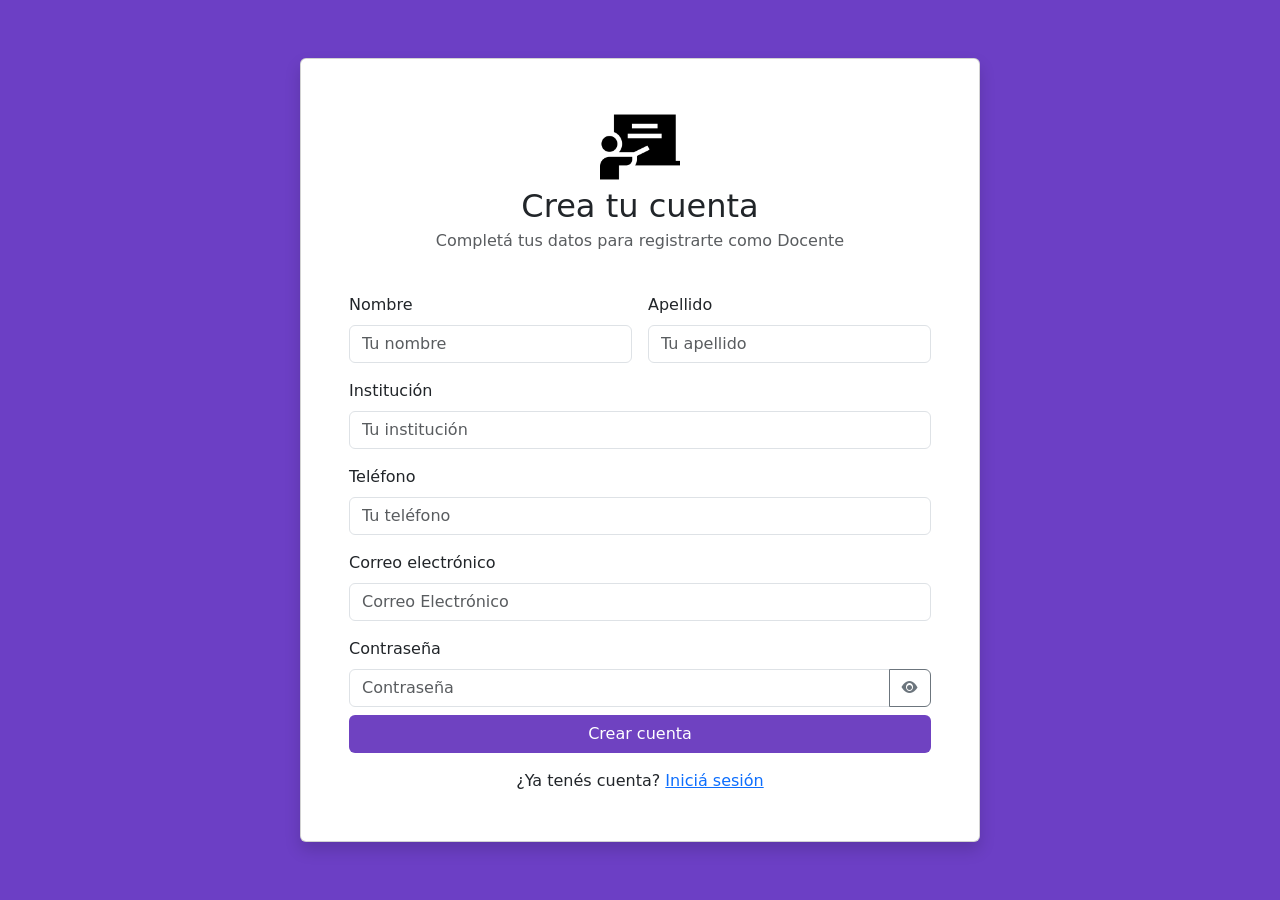
<file: registroDocente.html>
<!doctype html>
<html lang="en">
  <head>
    <meta charset="UTF-8" />
    <meta name="viewport" content="width=device-width, initial-scale=1.0" />
    <title>MathGo - Registro Docente</title>
    <link rel="stylesheet" href="https://cdn.jsdelivr.net/npm/bootstrap-icons@1.13.1/font/bootstrap-icons.min.css" />
    <link href="https://cdn.jsdelivr.net/npm/bootstrap@5.3.8/dist/css/bootstrap.min.css" rel="stylesheet" integrity="sha384-sRIl4kxILFvY47J16cr9ZwB07vP4J8+LH7qKQnuqkuIAvNWLzeN8tE5YBujZqJLB" crossorigin="anonymous" />
    <link rel="stylesheet" href="assets/css/login.css" />
  </head>
  <body>
    <div class="container min-vh-100 d-flex align-items-center justify-content-center">
      <div class="card p-5 shadow" style="width: 100%; max-width: 680px">
        <div class="text-center mb-4">
            <img src="assets/img/teacher.png"
    alt="Logo Docente"
    style="width: 80px;">
          <h2 class="mb-1">Crea tu cuenta</h2>
          <p class="text-muted">Completá tus datos para registrarte como Docente</p>
        </div>
        <div class="row g-3">
          <div class="col-6">
            <label for="nombre" class="form-label">Nombre</label>
            <input type="text" id="nombre" class="form-control" placeholder="Tu nombre" />
          </div>
          <div class="col-6">
            <label for="apellido" class="form-label">Apellido</label>
            <input type="text" id="apellido" class="form-control" placeholder="Tu apellido" />
          </div>
          <div class="col-12">
            <label for="institucion" class="form-label">Institución</label>
            <input type="text" id="institucion" class="form-control" placeholder="Tu institución" />
          </div>
          <div class="col-12">
            <label for="telefono" class="form-label">Teléfono</label>
            <input type="tel" id="telefono" class="form-control" placeholder="Tu teléfono" />
          </div>
          <div class="col-12">
            <label for="correo" class="form-label">Correo electrónico</label>
            <input type="email" id="correo" class="form-control" placeholder="Correo Electrónico" />
          </div>
          <div class="col-12">
            <label for="contrasena" class="form-label">Contraseña</label>
            <div class="input-group">
              <input type="password" id="contrasena" class="form-control" placeholder="Contraseña" />
              <button class="btn btn-outline-secondary" type="button" onclick="togglePassword()">
                <i class="bi bi-eye-fill" id="eyeIcon"></i>
              </button>
            </div>
          </div>
          <div class="col-12 mt-2">
            <button type="button" class="btn w-100 text-white" style="background-color: #6f42c1;" onclick="handleRegistro()" id="btnRegistrar">
              Crear cuenta
            </button>
          </div>
          <div class="col-12 text-center">
            <span>¿Ya tenés cuenta?</span>
            <a href="login.html">Iniciá sesión</a>
          </div>
        </div>
      </div>
    </div>
    <script src="assets/js/registroDocente.js"></script>
    <script src="https://cdn.jsdelivr.net/npm/bootstrap@5.3.8/dist/js/bootstrap.bundle.min.js" integrity="sha384-FKyoEForCGlyvwx9Hj09JcYn3nv7wiPVlz7YYwJrWVcXK/BmnVDxM+D2scQbITxI" crossorigin="anonymous"></script>
  </body>
</html>
</file>
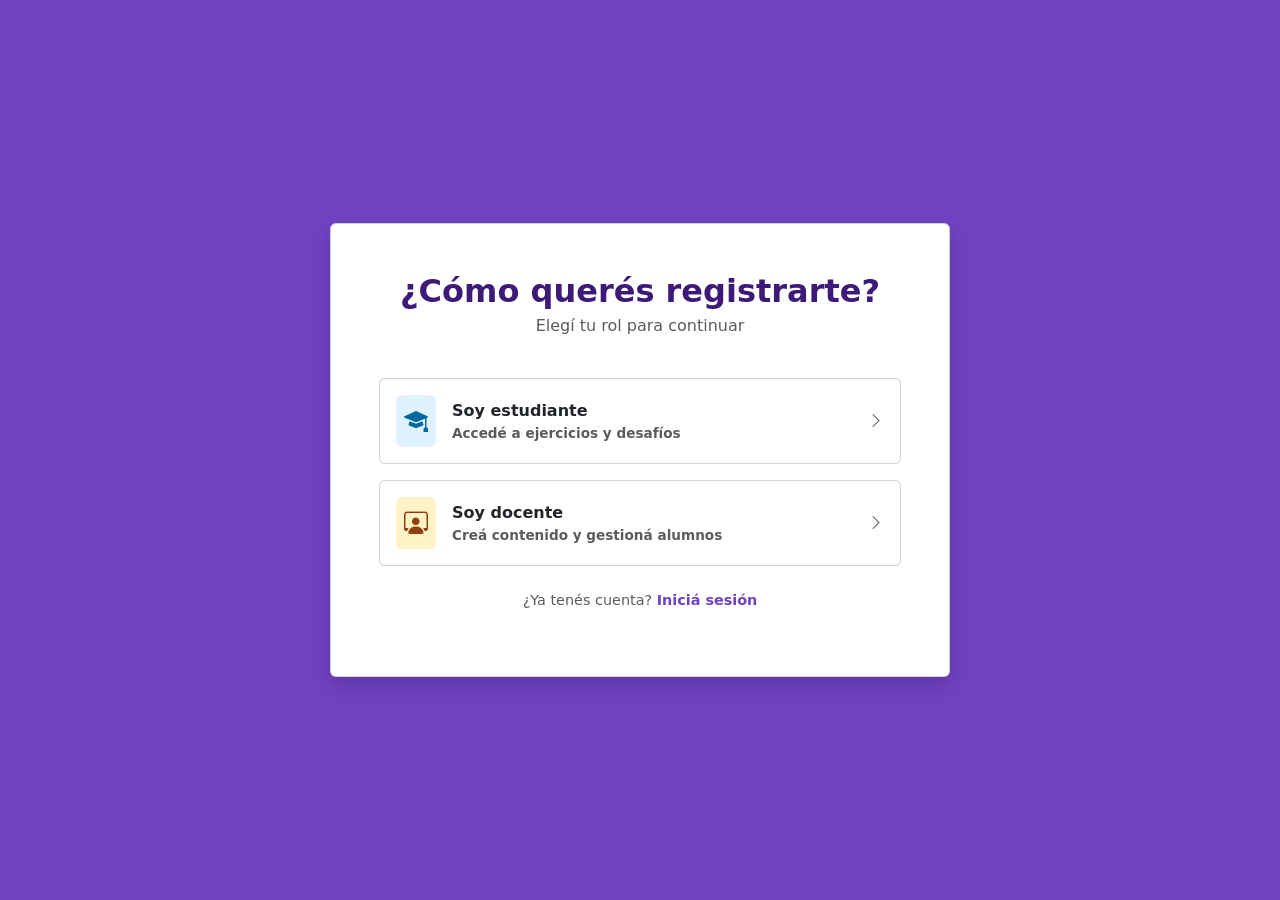
<file: assets/views/elegir_rol.html>
<!doctype html>
<html lang="en">

<head>
  <meta charset="UTF-8" />
  <meta name="viewport" content="width=device-width, initial-scale=1.0" />
  <title>Registro</title>
  <link rel="stylesheet" href="https://cdn.jsdelivr.net/npm/bootstrap-icons@1.13.1/font/bootstrap-icons.min.css" />
  <link href="https://cdn.jsdelivr.net/npm/bootstrap@5.3.8/dist/css/bootstrap.min.css" rel="stylesheet"
    integrity="sha384-sRIl4kxILFvY47J16cr9ZwB07vP4J8+LH7qKQnuqkuIAvNWLzeN8tE5YBujZqJLB" crossorigin="anonymous" />
  <link rel="stylesheet" href="../css/elegirRol.css">
</head>

<body>
  <div class="container min-vh-100 d-flex align-items-center justify-content-center">
    <div class="card p-5 shadow" style="width: 100%; max-width: 620px">
      <div class="text-center mb-4">
        <h2 class="mb-1">¿Cómo querés registrarte?</h2>
        <p class="text-muted">Elegí tu rol para continuar</p>
      </div>
      <div class="d-flex flex-column gap-3">
        <a href="registroEstudiantes.html" class="text-decoration-none">
          <div class="card card-rol p-3 d-flex flex-row align-items-center gap-3">
            <div class="p-2 rounded" style="background: #e0f2fe">
              <i class="bi bi-mortarboard-fill" style="font-size: 1.5rem; color: #0369a1"></i>
            </div>
            <div class="flex-grow-1">
              <p class="mb-0 fw-bold text-dark">Soy estudiante</p>
              <p class="mb-0 text-muted" style="font-size: 0.85rem">
                Accedé a ejercicios y desafíos
              </p>
            </div>
            <i class="bi bi-chevron-right text-muted"></i>
          </div>
        </a>

        <a href="registroDocente.html" class="text-decoration-none">
          <div class="card p-3 d-flex flex-row align-items-center gap-3">
            <div class="p-2 rounded" style="background: #fef3c7">
              <i class="bi bi-person-workspace" style="font-size: 1.5rem; color: #92400e"></i>
            </div>
            <div class="flex-grow-1">
              <p class="mb-0 fw-bold text-dark">Soy docente</p>
              <p class="mb-0 text-muted" style="font-size: 0.85rem">
                Creá contenido y gestioná alumnos
              </p>
            </div>
            <i class="bi bi-chevron-right text-muted"></i>
          </div>
        </a>
      </div>
      <p class="text-center text-muted mt-4" style="font-size: 0.9rem">
        ¿Ya tenés cuenta?
        <a href="login.html" class="text-decoration-none">Iniciá sesión</a>
      </p>
    </div>
  </div>
  <script src="https://cdn.jsdelivr.net/npm/bootstrap@5.3.8/dist/js/bootstrap.bundle.min.js"
    integrity="sha384-FKyoEForCGlyvwx9Hj09JcYn3nv7wiPVlz7YYwJrWVcXK/BmnVDxM+D2scQbITxI"
    crossorigin="anonymous"></script>
</body>

</html>
</file>
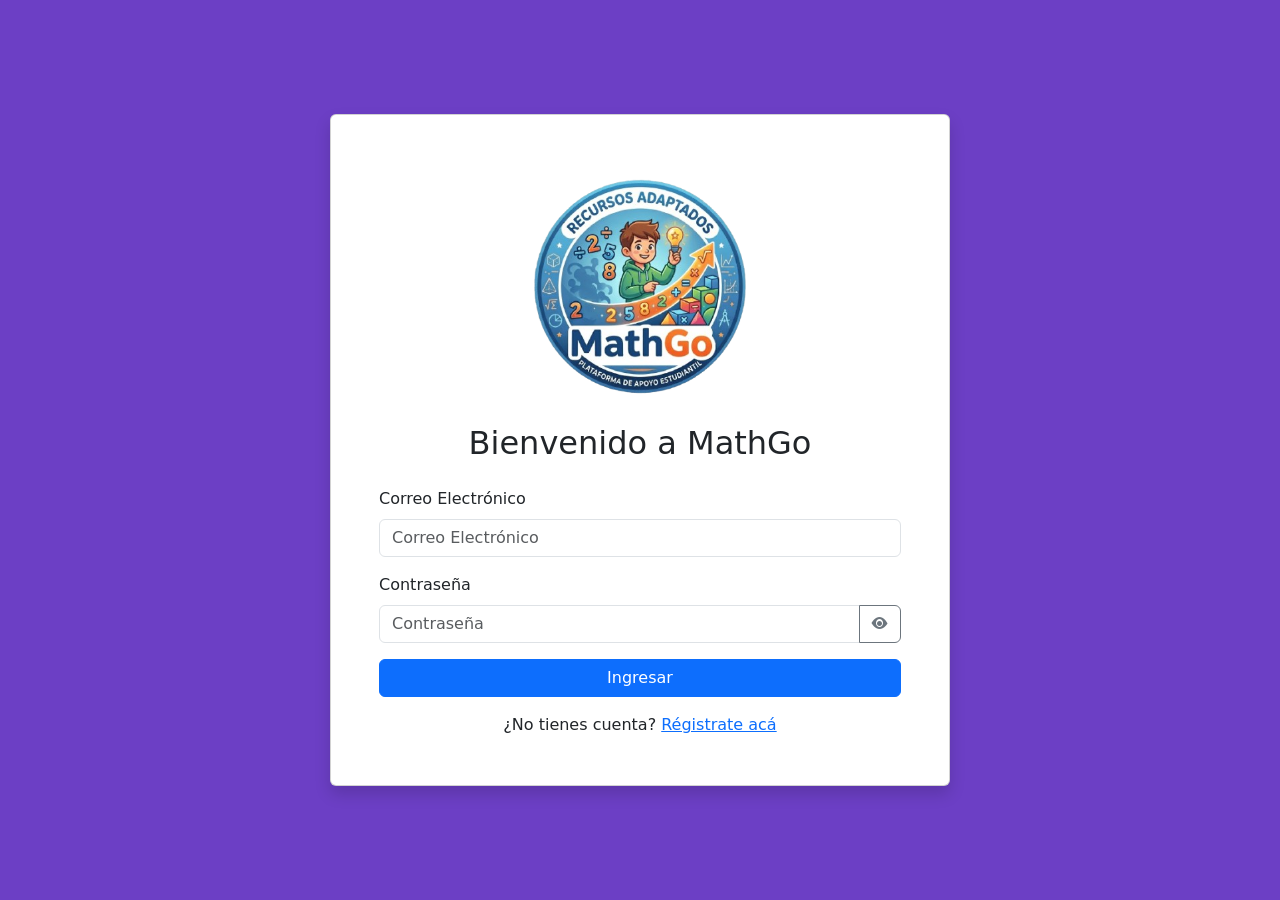
<file: assets/views/login.html>
<!doctype html>
<html lang="en">

<head>
  <meta charset="UTF-8" />
  <meta name="viewport" content="width=device-width, initial-scale=1.0" />
  <title>MathGo - Inicio sesión</title>
  <link rel="stylesheet" href="https://cdn.jsdelivr.net/npm/bootstrap-icons@1.13.1/font/bootstrap-icons.min.css" />

  <link href="https://cdn.jsdelivr.net/npm/bootstrap@5.3.8/dist/css/bootstrap.min.css" rel="stylesheet"
    integrity="sha384-sRIl4kxILFvY47J16cr9ZwB07vP4J8+LH7qKQnuqkuIAvNWLzeN8tE5YBujZqJLB" crossorigin="anonymous" />
  <link rel="stylesheet" href="../css/login.css" />
</head>

<body>
  <div class="container min-vh-100 d-flex align-items-center justify-content-center">
    <div class="card p-5 shadow" style="width: 100%; max-width: 620px">
      <div id="mensajeError" class="alert alert-danger d-none" role="alert">
        El usuario o la contraseña son incorectos
      </div>
      <div class="text-center mb-3">
        <img src="../img/logo.MathGo-removebg-preview.png" alt="logo" style="width: 450px" />
      </div>
      <h2 class="text-center mb-4">Bienvenido a MathGo</h2>
      <div class="mb-3">
        <label for="correo" class="form-label">Correo Electrónico</label>
        <input type="email" id="correo" class="form-control" placeholder="Correo Electrónico" />
      </div>
      <div class="mb-3">
        <label for="contraseña" class="form-label">Contraseña</label>
        <div class="input-group">
          <input type="password" id="contraseña" class="form-control" placeholder="Contraseña" />

          <button class="btn btn-outline-secondary" type="button" onclick="togglePassword()">
            <i class="bi bi-eye-fill" id="eyeIcon"></i>
          </button>
        </div>
      </div>
      <button type="button" class="btn btn-primary w-100" onclick="handleLogin()" id="btnIngresar">
        Ingresar
      </button>
      <div class="text-center mt-3">
        <span>¿No tienes cuenta?</span>
        <a href="elegir_rol.html">Régistrate acá</a>
      </div>
    </div>
  </div>
  <script src="../js/login.js"></script>
  <script src="https://cdn.jsdelivr.net/npm/bootstrap@5.3.8/dist/js/bootstrap.bundle.min.js"
    integrity="sha384-FKyoEForCGlyvwx9Hj09JcYn3nv7wiPVlz7YYwJrWVcXK/BmnVDxM+D2scQbITxI"
    crossorigin="anonymous"></script>
</body>

</html>
</file>
<file: assets/css/login.css>
body{
    background-color: #6c3fc5;
}
#btnIngresar:hover{
  color: rgba(255, 255, 255, 1) !important;
  box-shadow: 0 4px 16px rgba(49, 138, 172, 1);
  transition: all 0.2s ease;
}
</file>
<file: assets/css/elegirRol.css>
/* Fondo púrpura igual al login */
body {
  background-color: #6f42c1;
}

/* Título */
h2 {
  color: #3d1a78;
  font-weight: 700;
}

/* Cards de rol - efecto hover */
.card-rol {
  transition: transform 0.2s, box-shadow 0.2s;
  cursor: pointer;
}

.card-rol:hover {
  transform: translateY(-3px);
  box-shadow: 0 6px 20px rgba(111, 66, 193, 0.3);
}

/* Link iniciá sesión */
a {
  color: #6f42c1;
  font-weight: 600;
}

a:hover {
  color: #3d1a78;
}
</file>
